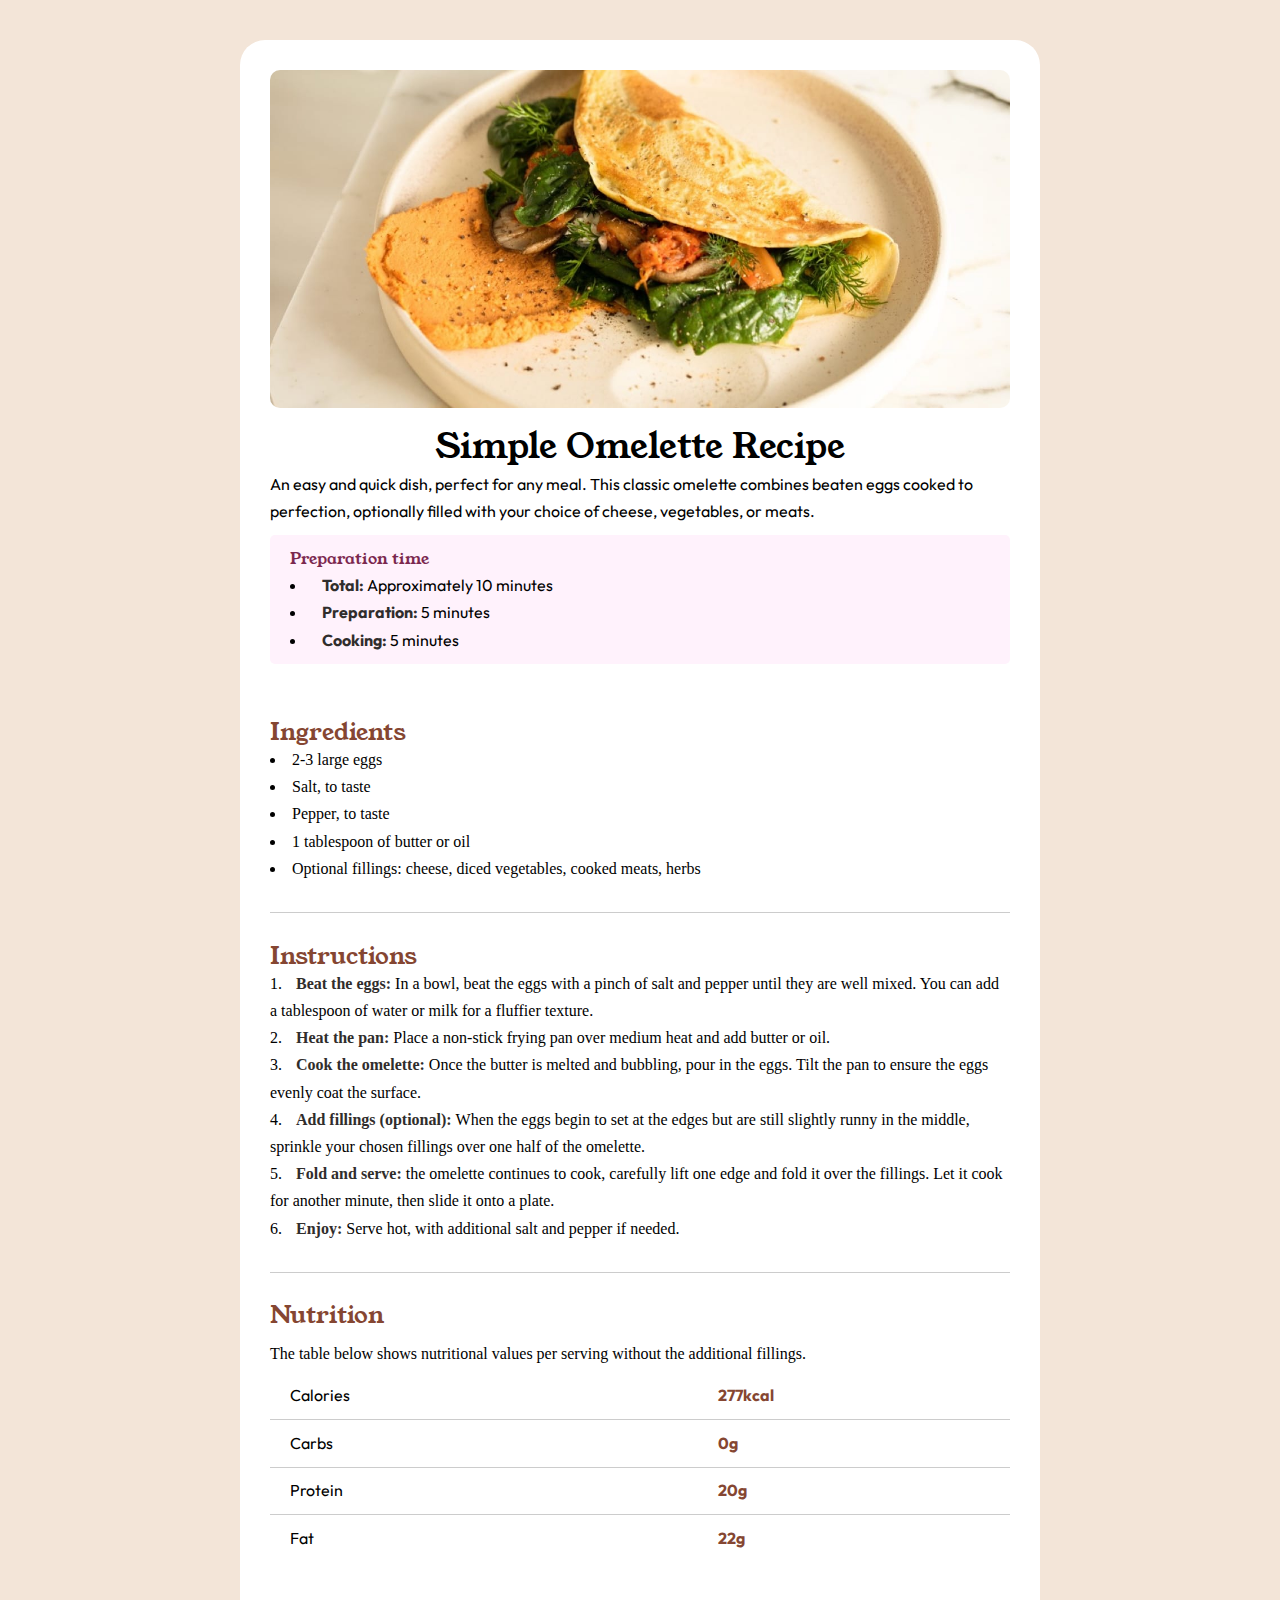
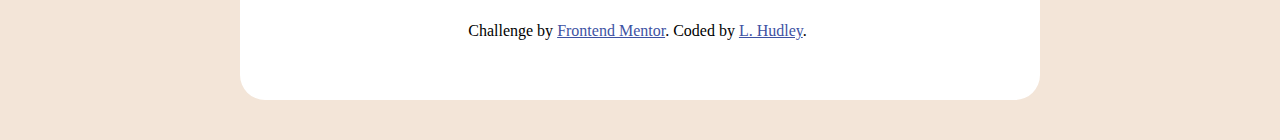
<file: index.html>
<!DOCTYPE html>
<html lang="en">
<head>
  <meta charset="UTF-8">
  <meta name="viewport" content="width=device-width, initial-scale=1.0"> <!-- displays site properly based on user's device -->
  <link rel="stylesheet" href="style.css">
  <link rel="icon" type="image/png" sizes="32x32" href="./assets/images/favicon-32x32.png">
  <link rel="preconnect" href="https://fonts.googleapis.com">
  <link rel="preconnect" href="https://fonts.gstatic.com" crossorigin>
  <link href="https://fonts.googleapis.com/css2?family=Young+Serif&display=swap" rel="stylesheet">
  <link href="https://fonts.googleapis.com/css2?family=Outfit:wght@100..900&display=swap" rel="stylesheet">
  <title>Frontend Mentor | Recipe page</title>
  
</head>
    <body>
        <!--content area/White background-->
        <div class="content" id="container">
          
            <!-- Omlette Image -->
            <img src="assets/images/image-omelette.jpeg" alt="omelette">
           

                <!-- Intros section -->
                <div class="introduction">
                    <h1 class="young-serif-regular">Simple Omelette Recipe</h1>
                    <p>An easy and quick dish, perfect for any meal. This classic omelette combines beaten eggs cooked 
                            to perfection, optionally filled with your choice of cheese, vegetables, or meats.
                    </p>
                

                    <article id="prep">
                        <h3 class="young-serif-regular">Preparation time</h3>

                        <ul>
                            <li>
                                <span>Total:</span> Approximately 10 minutes
                            </li>
                            <li>
                                <span>Preparation:</span> 5 minutes
                            </li>
                            <li>
                                <span>Cooking:</span> 5 minutes
                            </li>
                        </ul>
                    </article>
                </div>

                <!-- Ingredients section -->
                <div id="ingredients">
                    <h2 class="young-serif-regular">Ingredients</h2>

                    <ul>
                        <li>
                            2-3 large eggs    
                        </li>
                        <li>
                            Salt, to taste
                        </li>
                        <li>
                            Pepper, to taste
                        </li>
                        <li>
                            1 tablespoon of butter or oil
                        </li>
                        <li>
                            Optional fillings: cheese, diced vegetables, cooked meats, herbs
                        </li>
                    </ul>    
                </div>
                <hr>

                <!-- Instruction section -->
                <div id="instructions">
                    <h2 class="young-serif-regular">Instructions</h2>

                    <ol>
                        <li>
                        <span>Beat the eggs:</span>  In a bowl, beat the eggs with a pinch of salt and pepper until they are well mixed. 
                            You can add a tablespoon of water or milk for a fluffier texture.
                        
                        </li>
                        <li>
                            <span>Heat the pan:</span> Place a non-stick frying pan over medium heat and add butter or oil.
            
                        </li>
                        <li>
                            <span>Cook the omelette:</span> Once the butter is melted and bubbling, pour in the eggs. Tilt the pan to ensure 
                            the eggs evenly coat the surface.
                        </li>
                        <li>
                            <span>Add fillings (optional): </span>When the eggs begin to set at the edges but are still slightly runny in the 
                            middle, sprinkle your chosen fillings over one half of the omelette.
                        </li>
                        <li>
                            <span>Fold and serve: </span> the omelette continues to cook, carefully lift one edge and fold it over the 
                            fillings. Let it cook for another minute, then slide it onto a plate.
                        </li>
                        <li>
                            <span>Enjoy:</span> Serve hot, with additional salt and pepper if needed.
                        </li>
                    </ol>
                </div>
                <hr>

                <!-- Nutrition section -->
                <div id="nutrition">
                    <h2 class="young-serif-regular">Nutrition</h2>

                    <p>
                        The table below shows nutritional values per serving without the additional fillings.
                    </p>
            
                    <article class="stats">
                        <p class="servings">
                            Calories
                        </p>
                        <p class="values">
                            277kcal
                        </p>
                    </article>
                    <hr>
                    <article class="stats">
                        <p class="servings">
                            Carbs
                        </p>
                        <p class="values">
                            0g
                        </p>
                    </article>
                    <hr>
                    <article class="stats">
                        <p class="servings">
                            Protein
                        </p>
                        <p class="values">
                            20g
                        </p>
                    </article>
                    <hr>
                    <article class="stats">
                        <p class="servings">
                            Fat
                        </p>
                        <p class="values">
                            22g
                        </p>
                    </article>
                </div>
                
                <!--Footer section -->
                <div class="attribution">
                    Challenge by <a href="https://www.frontendmentor.io?ref=challenge" target="_blank">Frontend Mentor</a>. 
                    Coded by <a href="#">L. Hudley</a>.
                </div>
            </div>
        </div>            
    </body>
</html>
</file>
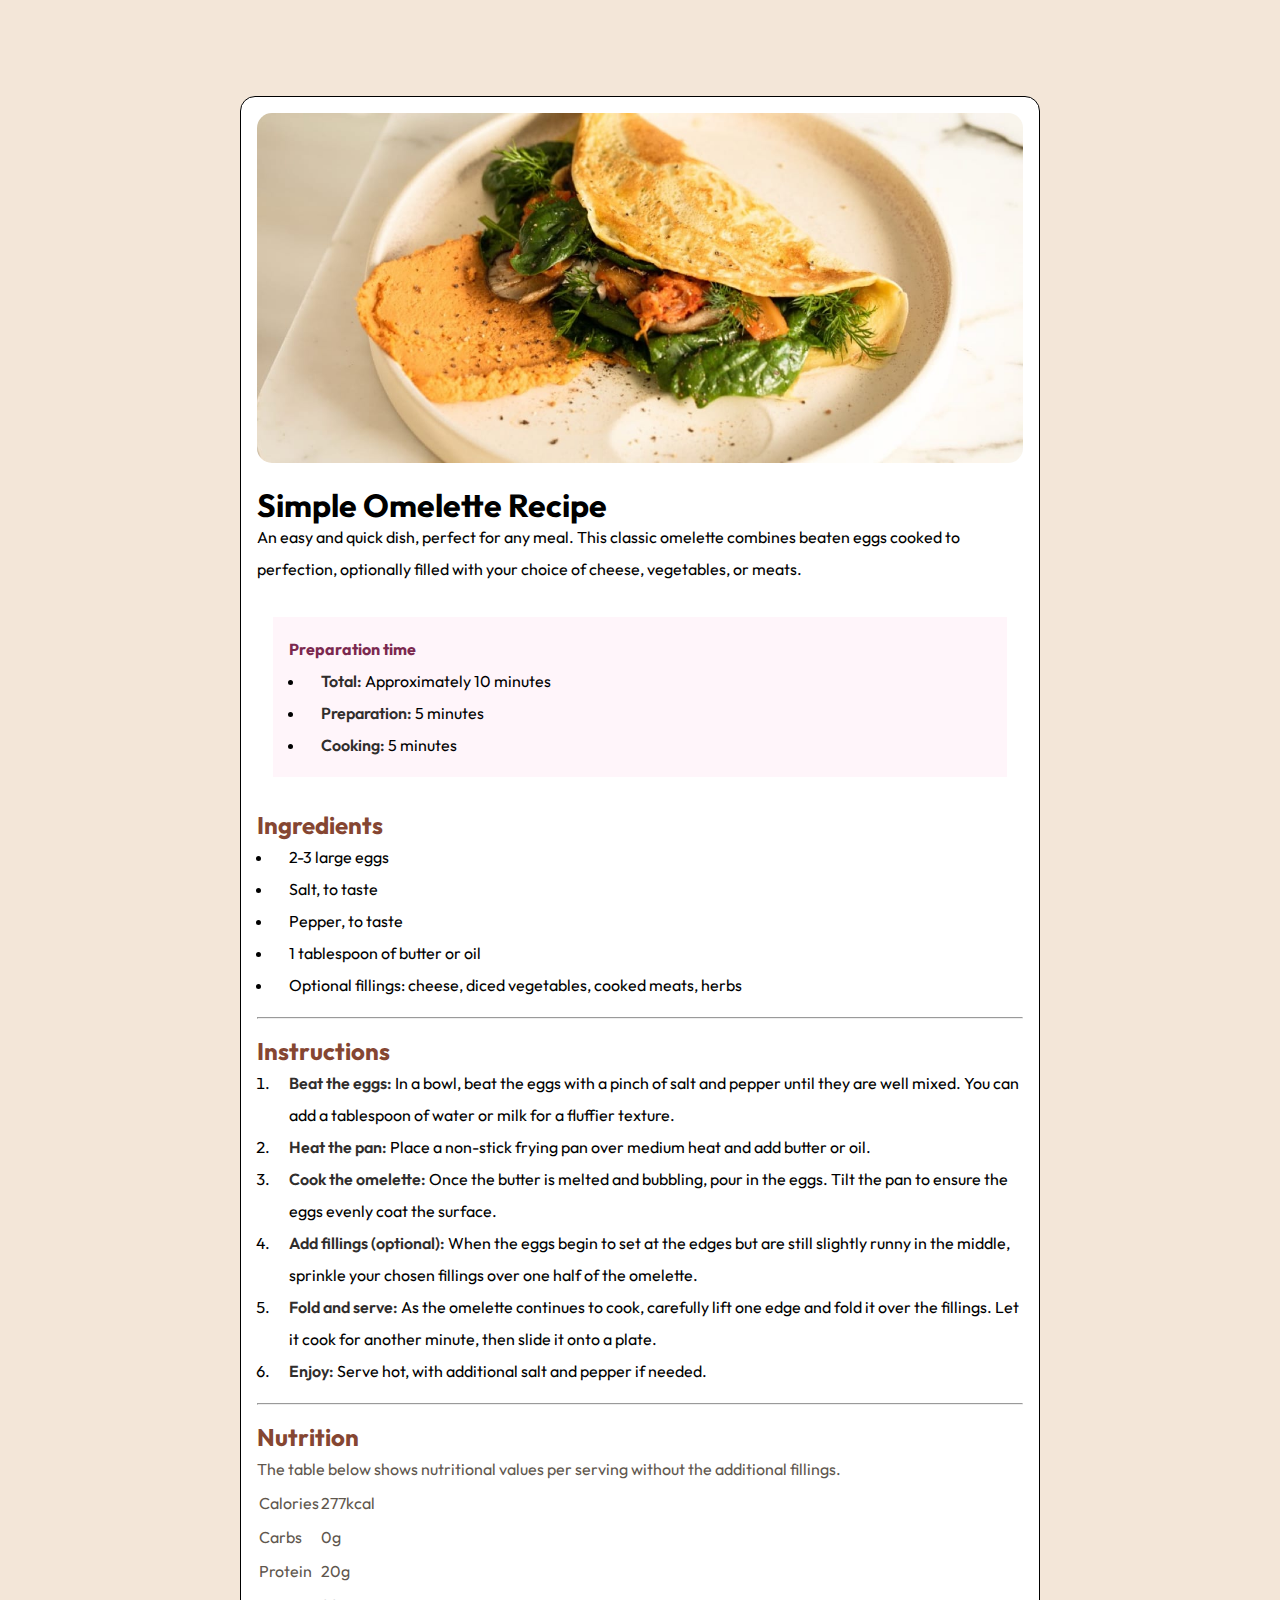
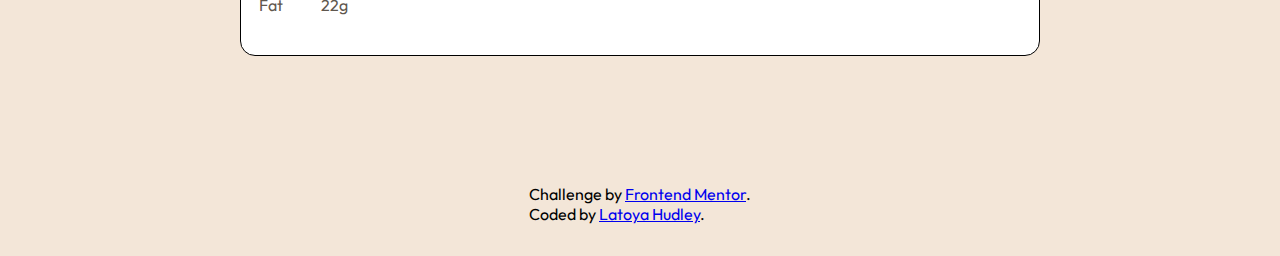
<file: recipe-page-main/index.html>
<!DOCTYPE html>
<html lang="en">
<head>
  <meta charset="UTF-8">
  <meta name="viewport" content="width=device-width, initial-scale=1.0"> <!-- displays site properly based on user's device -->

  <link rel="icon" type="image/png" sizes="32x32" href="./assets/images/favicon-32x32.png">
  <link rel="stylesheet" href="styles.css">
  
  <title>Frontend Mentor | Recipe page</title>

  
</head>
<body>
  <div class="main-container">
    <img src="assets/images/image-omelette.jpeg" alt="omlette" width="700px " />
    
    <div class="banner">  
      <h1>Simple Omelette Recipe</h1>
      <p>An easy and quick dish, perfect for any meal. This classic omelette combines beaten eggs cooked 
        to perfection, optionally filled with your choice of cheese, vegetables, or meats.
      </p>
      <div class="preparation">
        <h3>
          Preparation time
        </h3>
        <ul>
          <li>  
            <span>Total:</span> Approximately 10 minutes
          </li>
          <li>
            <span>Preparation:</span> 5 minutes
          </li>
          <li>
            <span>Cooking:</span> 5 minutes
          </li>
        </ul>
      </div>
    </div>


    <div class="ingredients">
      <h2>  
        Ingredients
      </h2>
      <ul>
        <li>
          2-3 large eggs
        </li>
        <li>
          Salt, to taste
        </li>
        <li>
          Pepper, to taste
        </li>
        <li>
          1 tablespoon of butter or oil
        </li>
        <li>
          Optional fillings: cheese, diced vegetables, cooked meats, herbs
        </li>
      </ul>
    </div>
    <hr>
    <div class="instructions">
      <h2>Instructions</h2>
      <ol>
        <li>
          <span>Beat the eggs:</span> In a bowl, beat the eggs with a pinch of salt and pepper until they are well mixed. 
          You can add a tablespoon of water or milk for a fluffier texture.
        </li>
        <li>
          <span>Heat the pan:</span>  Place a non-stick frying pan over medium heat and add butter or oil.
        </li>
        <li>
          <span>Cook the omelette:</span> Once the butter is melted and bubbling, pour in the eggs. Tilt the pan to ensure 
          the eggs evenly coat the surface.
        </li>
        <li>
          <span>Add fillings (optional):</span> When the eggs begin to set at the edges but are still slightly runny in the 
          middle, sprinkle your chosen fillings over one half of the omelette.
        </li>
        <li>
          <span>Fold and serve:</span> As the omelette continues to cook, carefully lift one edge and fold it over the 
          fillings. Let it cook for another minute, then slide it onto a plate.
        </li>
        <li>
          <span>Enjoy:</span> Serve hot, with additional salt and pepper if needed.
        </li>
      </ol>
    </div>
    <hr>
    <div class="nutrition">
      <h2>Nutrition</h2>
      <p>  
        The table below shows nutritional values per serving without the additional fillings.
      </p>
      <table>
        <tr>
          <td>Calories</td>
          <td>277kcal</td>
        </tr>
        <tr>
          <td>Carbs</td>
          <td>0g</td>
        </tr>
        <tr>
          <td>Protein</td>
          <td>20g</td>
        </tr>
        <tr>
          <td>Fat</td>
          <td>22g</td>
        </tr>
      </table>
    </div>
  </div>
  <div class="footer">
    <div>     
      Challenge by <a href="https://www.frontendmentor.io?ref=challenge" target="_blank">Frontend Mentor</a>. 
    </div>
    <div>
      Coded by <a href="#">Latoya Hudley</a>.
    </div>
  </div>
</body>
</html>
</file>
<file: style.css>
.attribution { 
    font-size: 1rem; 
    text-align: center; 
    padding-right:5px;
    padding-top: 10px;
}
.attribution a { 
    color: hsl(228, 45%, 44%); 
    font-size: 1rem;
}
.young-serif-regular {
    font-family: "Young Serif", serif;
    font-weight: 400;
    font-style: normal;
}
.outfit-,.introduction, .values, .servings {
    font-family: "Outfit", sans-serif;
    font-optical-sizing: auto;
    font-weight: normal;
    font-style: normal;
}
*{
    font-size: 16px;
    box-sizing: border-box;
    margin: 0;
    padding: 0;
}
  
body{
    background-color: #f3e5d8;
    font-size: 1rem;
    line-height: 1.7rem;
    
}
#container{
    width:800px;
    margin: 40px auto 40px auto;
    background-color: white;
    padding:30px;
    border-radius: 25px;
    display: flex;
    flex-direction: column;
}

div{
    margin: 25px 0;
}

img{
    width: 100%;
    border-radius: 10px;
}
#prep{
    background-color: #fff2fc;
    margin:5px 0;
    padding: 10px 20px;
    border-radius: 5px;
}
p{
    margin: 10px 0;
}
ul, ol{
    list-style-position: inside;
}
h3{
    color:#7b284f;
}
h2, .values{
    color:hsl(14, 45%, 36%)
}
h2{
    font-size: 1.5rem;
}
h1{
    font-size: 2.2rem;
    text-align: center;
    margin-bottom: 10px;
}
hr{
  display: block;
  height: 1px;
  border: 0;
  border-top: 1px solid #ccc;
  margin: .3em 0;
  padding: 0;
}
li span{
    padding-left: 10px;
}
span{
    color:hsl(24, 5%, 18%);
    font-weight: bold;
}

.stats p{
    display: inline-block;
    margin: 5px 0 5px 0;
    font-size: 1rem;
}


.servings{
    text-align: left;
    width: 60%;
    padding-left: 20px;
}
.values{
    text-align: left;
    width: 20%;
    font-weight: bolder;
}

@media screen and (max-width:600px) {
    body{
        margin: 0;
        padding: 0;
    }
    #container{
        width:100%;
        margin:0;
        background-color: white;
        padding:0;
        border-radius: 0;
    }
    img{
        width: 100%;
        margin:0;
        padding: 0;
        border-radius: 0;
    }
    .introduction, #ingredients, #instructions, #nutrition{
        padding: 0 1.5rem;
    }
    
    h2, .values{
        color:hsl(14, 45%, 36%)
    }
    h1{
        font-size: 2.5rem;
        text-align: center;
        line-height: 2.5rem;

    }
    #prep{
        padding: 1rem;
    }
    span{
        color:hsl(24, 5%, 18%);
        font-weight: bold;
    }
    .stats p{
        display: inline-block;
        margin: 5px 0 5px 0;
        font-size: 1rem;
    }
    
    
    .servings{
        text-align: left;
        width: 60%;
        padding-left: 2rem;
    }
    .values{
        text-align: left;
        width: 30%;
        font-weight: bolder;
    }
     
}
</file>
<file: recipe-page-main/styles.css>
.attribution {
    font-size: 11px;
    text-align: center;
}

.attribution a {
    color: hsl(228, 45%, 44%);
}

@font-face {
    font-family: outfit;
    src: url(assets/fonts/outfit/Outfit-VariableFont_wght.ttf);
}
@font-face {
    font-family: young-serif;
    src: url(assets/fonts/young-serif/YoungSerif-Regular.ttf)
}

*{
    margin: 0;
    padding: 0;
    box-sizing: border-box;
    font-family: outfit;
    font-size: 16px;
}

body{
    margin: 0;
    padding: 0;
    background-color:hsl(30, 54%, 90%) ;
    display: flex;
    flex-direction: column;
}
.main-container {
    border:1px solid black;
    margin: 6rem auto 0;
    padding: 1rem;
    line-height: 2rem; 
    border-radius: 15px;
    background-color: hsl(0, 0%, 100%);
    max-width: 62.5%;
    justify-content: center;
    align-items: center;
    
}
img{
    width: 100%;
    border-radius: 15px;
}
.banner{
    margin: 1rem 0;
}
.banner, h1{
    font-size: 2rem;
}
h2{
    color: hsl(14, 45%, 36%);
    font-size: 1.5rem;
}
h3{
    color:hsl(332, 51%, 32%) ;
    font-size: 1rem;
}
span{
    color: hsl(24, 5%, 18%);
    font-weight: 600;
}

ul,li{
padding-left: 1rem;
}
ol,li{
    padding-left: 1rem;
}
.preparation{
    background-color: hsl(330, 100%, 98%);
    padding: 1rem;
    margin: 2rem 1rem;
}
.ingredients{
    margin: 1rem 0;
}
.instructions{
    margin: 1rem 0;
}
.nutrition{
    margin: 1rem 0;
}
.nutrition>p,table{
    color:hsl(30, 10%, 34%) ;
}
.nutrition, table, tr{
    
}
.footer{
    max-width: 62.5%;
    margin: 6rem auto 0;
    padding: 2rem;
    justify-content: center;
    align-items: center;
}
</file>
